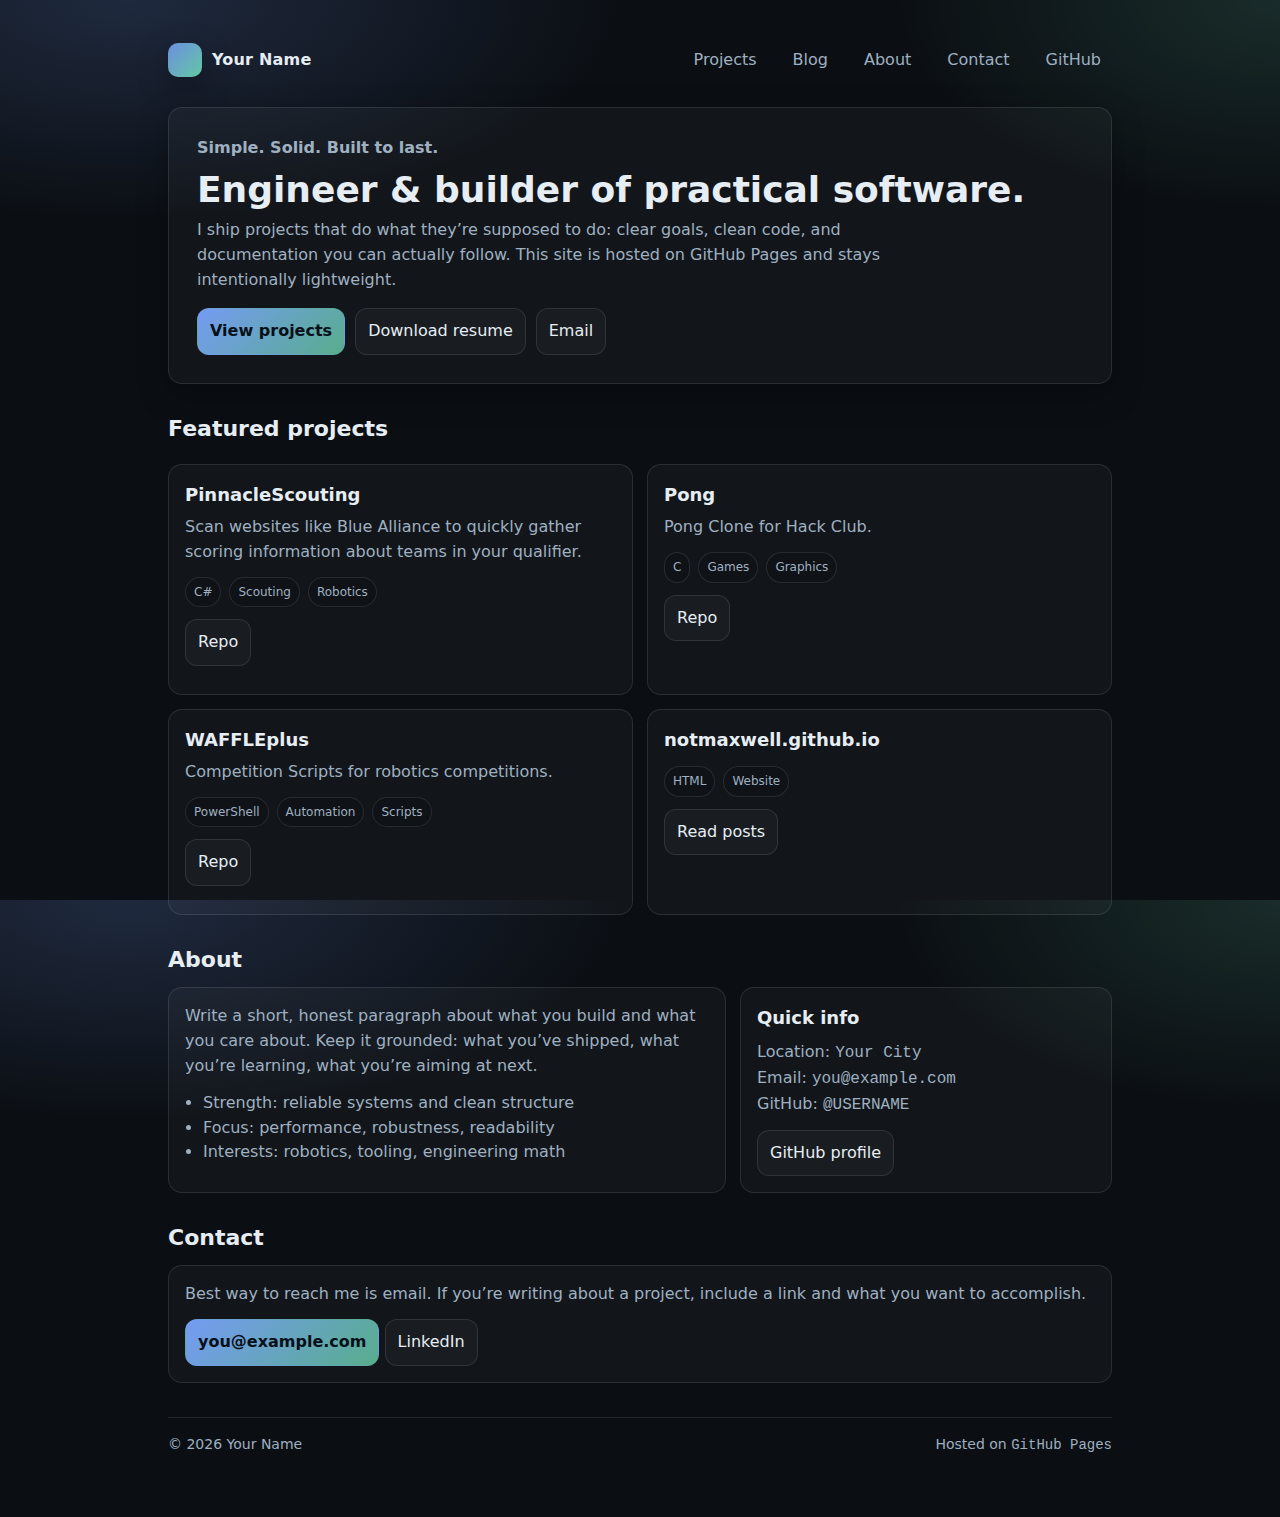
<file: index.html>
<!doctype html>
<html lang="en">
<head>
  <meta charset="utf-8" />
  <meta name="viewport" content="width=device-width,initial-scale=1" />
  <title>Your Name — Home</title>
  <meta name="description" content="Personal homepage: projects, about, and contact." />
  <style>
    :root{
      --bg:#0b0f14;
      --card:#101826;
      --text:#e6edf3;
      --muted:#9fb0c0;
      --line:rgba(255,255,255,.10);
      --accent:#7aa2ff;
      --accent2:#7dffca;
      --shadow: 0 10px 30px rgba(0,0,0,.35);
      --radius: 14px;
      --max: 980px;
    }

    *{box-sizing:border-box}
    html,body{height:100%}
    body{
      margin:0;
      font:16px/1.55 system-ui,-apple-system,Segoe UI,Roboto,Ubuntu,Cantarell,Noto Sans,sans-serif;
      color:var(--text);
      background:
        radial-gradient(900px 400px at 10% 0%, rgba(122,162,255,.18), transparent 55%),
        radial-gradient(700px 380px at 100% 0%, rgba(125,255,202,.12), transparent 55%),
        var(--bg);
    }
    a{color:inherit}
    .wrap{max-width:var(--max); margin:0 auto; padding:28px 18px 60px;}
    .topbar{
      display:flex; align-items:center; justify-content:space-between;
      gap:16px; padding:12px 0 18px;
    }
    .brand{
      display:flex; align-items:center; gap:10px; text-decoration:none;
      font-weight:700; letter-spacing:.2px;
    }
    .logo{
      width:34px; height:34px; border-radius:10px;
      background: linear-gradient(135deg, rgba(122,162,255,.85), rgba(125,255,202,.75));
      box-shadow: var(--shadow);
    }
    nav{display:flex; gap:14px; flex-wrap:wrap}
    nav a{
      text-decoration:none;
      color:var(--muted);
      padding:7px 10px;
      border-radius:10px;
      border:1px solid transparent;
    }
    nav a:hover{color:var(--text); border-color:var(--line); background:rgba(255,255,255,.03)}
    .hero{
      border:1px solid var(--line);
      background: rgba(255,255,255,.03);
      border-radius: var(--radius);
      padding:28px;
      box-shadow: var(--shadow);
      margin-top:8px;
    }
    .kicker{color:var(--muted); margin:0 0 8px; font-weight:600}
    h1{margin:0 0 8px; font-size:36px; line-height:1.15}
    .sub{margin:0; color:var(--muted); max-width:70ch}
    .cta{
      display:flex; gap:10px; flex-wrap:wrap;
      margin-top:16px;
    }
    .btn{
      display:inline-flex; align-items:center; gap:8px;
      text-decoration:none;
      padding:10px 12px;
      border-radius:12px;
      border:1px solid var(--line);
      background: rgba(255,255,255,.03);
      color:var(--text);
    }
    .btn:hover{border-color:rgba(255,255,255,.22); background:rgba(255,255,255,.05)}
    .btn.primary{
      border-color: transparent;
      background: linear-gradient(135deg, rgba(122,162,255,.95), rgba(125,255,202,.65));
      color:#061018;
      font-weight:700;
    }
    .btn.primary:hover{filter:saturate(1.08) brightness(1.03)}
    .grid{
      display:grid;
      grid-template-columns: repeat(12, 1fr);
      gap:14px;
      margin-top:18px;
    }
    .card{
      grid-column: span 6;
      border:1px solid var(--line);
      background: rgba(255,255,255,.03);
      border-radius: var(--radius);
      padding:16px;
    }
    .card h3{margin:0 0 6px; font-size:18px}
    .card p{margin:0 0 12px; color:var(--muted)}
    .pillrow{display:flex; gap:8px; flex-wrap:wrap}
    .pill{
      font-size:12px;
      padding:5px 8px;
      border-radius:999px;
      border:1px solid var(--line);
      color:var(--muted);
      background: rgba(0,0,0,.14);
    }
    section{margin-top:28px}
    section h2{margin:0 0 10px; font-size:22px}
    .two{
      display:grid;
      grid-template-columns: 1.2fr .8fr;
      gap:14px;
    }
    .box{
      border:1px solid var(--line);
      background: rgba(255,255,255,.03);
      border-radius: var(--radius);
      padding:16px;
    }
    .list{margin:0; padding-left:18px; color:var(--muted)}
    .foot{
      margin-top:34px;
      padding-top:16px;
      border-top:1px solid var(--line);
      color:var(--muted);
      display:flex; justify-content:space-between; gap:10px; flex-wrap:wrap;
      font-size:14px;
    }
    .mono{font-family: ui-monospace, SFMono-Regular, Menlo, Monaco, Consolas, "Liberation Mono", "Courier New", monospace}
    @media (max-width: 860px){
      .card{grid-column: span 12;}
      .two{grid-template-columns: 1fr;}
      h1{font-size:30px}
    }
  </style>
</head>
<body>
  <div class="wrap">
    <header class="topbar">
      <a class="brand" href="/">
        <span class="logo" aria-hidden="true"></span>
        <span>Your Name</span>
      </a>
      <nav aria-label="Primary">
        <a href="/#projects">Projects</a>
        <a href="/posts/">Blog</a>
        <a href="/#about">About</a>
        <a href="/#contact">Contact</a>
        <a href="https://github.com/NotMaxwell" target="_blank" rel="noreferrer">GitHub</a>
      </nav>
    </header>

    <main>
      <div class="hero">
        <p class="kicker">Simple. Solid. Built to last.</p>
        <h1>Engineer & builder of practical software.</h1>
        <p class="sub">
          I ship projects that do what they’re supposed to do: clear goals, clean code, and documentation you can actually follow.
          This site is hosted on GitHub Pages and stays intentionally lightweight.
        </p>
        <div class="cta">
          <a class="btn primary" href="/#projects">View projects</a>
          <a class="btn" href="/Resume (1).docx">Download resume</a>
          <a class="btn" href="mailto:you@example.com">Email</a>
        </div>
      </div>

      <section id="projects">
        <h2>Featured projects</h2>
        <div class="grid">
          <article class="card">
            <h3>PinnacleScouting</h3>
            <p>Scan websites like Blue Alliance to quickly gather scoring information about teams in your qualifier.</p>
            <div class="pillrow">
              <span class="pill">C#</span>
              <span class="pill">Scouting</span>
              <span class="pill">Robotics</span>
            </div>
            <p style="margin-top:12px">
              <a class="btn" href="https://github.com/NotMaxwell/PinnacleScouting" target="_blank" rel="noreferrer">Repo</a>
            </p>
          </article>

          <article class="card">
            <h3>Pong</h3>
            <p>Pong Clone for Hack Club.</p>
            <div class="pillrow">
              <span class="pill">C</span>
              <span class="pill">Games</span>
              <span class="pill">Graphics</span>
            </div>
            <p style="margin-top:12px">
              <a class="btn" href="https://github.com/NotMaxwell/Pong" target="_blank" rel="noreferrer">Repo</a>
            </p>
          </article>

          <article class="card">
            <h3>WAFFLEplus</h3>
            <p>Competition Scripts for robotics competitions.</p>
            <div class="pillrow">
              <span class="pill">PowerShell</span>
              <span class="pill">Automation</span>
              <span class="pill">Scripts</span>
            </div>
            <p style="margin-top:12px">
              <a class="btn" href="https://github.com/Traceback6/WAFFLEplus" target="_blank" rel="noreferrer">Repo</a>
            </p>
          </article>

          <article class="card">
            <h3>notmaxwell.github.io</h3>
            <p></p>
            <div class="pillrow">
              <span class="pill">HTML</span>
              <span class="pill">Website</span>
            </div>
            <p style="margin-top:12px">
              <a class="btn" href="/posts/">Read posts</a>
            </p>
          </article>
        </div>
      </section>

      <section id="about">
        <h2>About</h2>
        <div class="two">
          <div class="box">
            <p style="margin:0; color:var(--muted)">
              Write a short, honest paragraph about what you build and what you care about.
              Keep it grounded: what you’ve shipped, what you’re learning, what you’re aiming at next.
            </p>
            <ul class="list" style="margin-top:12px">
              <li>Strength: reliable systems and clean structure</li>
              <li>Focus: performance, robustness, readability</li>
              <li>Interests: robotics, tooling, engineering math</li>
            </ul>
          </div>
          <div class="box">
            <h3 style="margin:0 0 8px; font-size:18px">Quick info</h3>
            <p style="margin:0; color:var(--muted)">
              Location: <span class="mono">Your City</span><br/>
              Email: <span class="mono">you@example.com</span><br/>
              GitHub: <span class="mono">@USERNAME</span>
            </p>
            <p style="margin:12px 0 0">
              <a class="btn" href="https://github.com/NotMaxwell" target="_blank" rel="noreferrer">GitHub profile</a>
            </p>
          </div>
        </div>
      </section>

      <section id="contact">
        <h2>Contact</h2>
        <div class="box">
          <p style="margin:0; color:var(--muted)">
            Best way to reach me is email. If you’re writing about a project, include a link and what you want to accomplish.
          </p>
          <p style="margin:12px 0 0">
            <a class="btn primary" href="mailto:you@example.com">you@example.com</a>
            <a class="btn" href="https://www.linkedin.com/in/YOURHANDLE" target="_blank" rel="noreferrer">LinkedIn</a>
          </p>
        </div>
      </section>

      <footer class="foot">
        <div>© <span id="year"></span> Your Name</div>
        <div>Hosted on <span class="mono">GitHub Pages</span></div>
      </footer>
    </main>
  </div>

  <script>
    document.getElementById("year").textContent = new Date().getFullYear();
  </script>
</body>
</html>
</file>
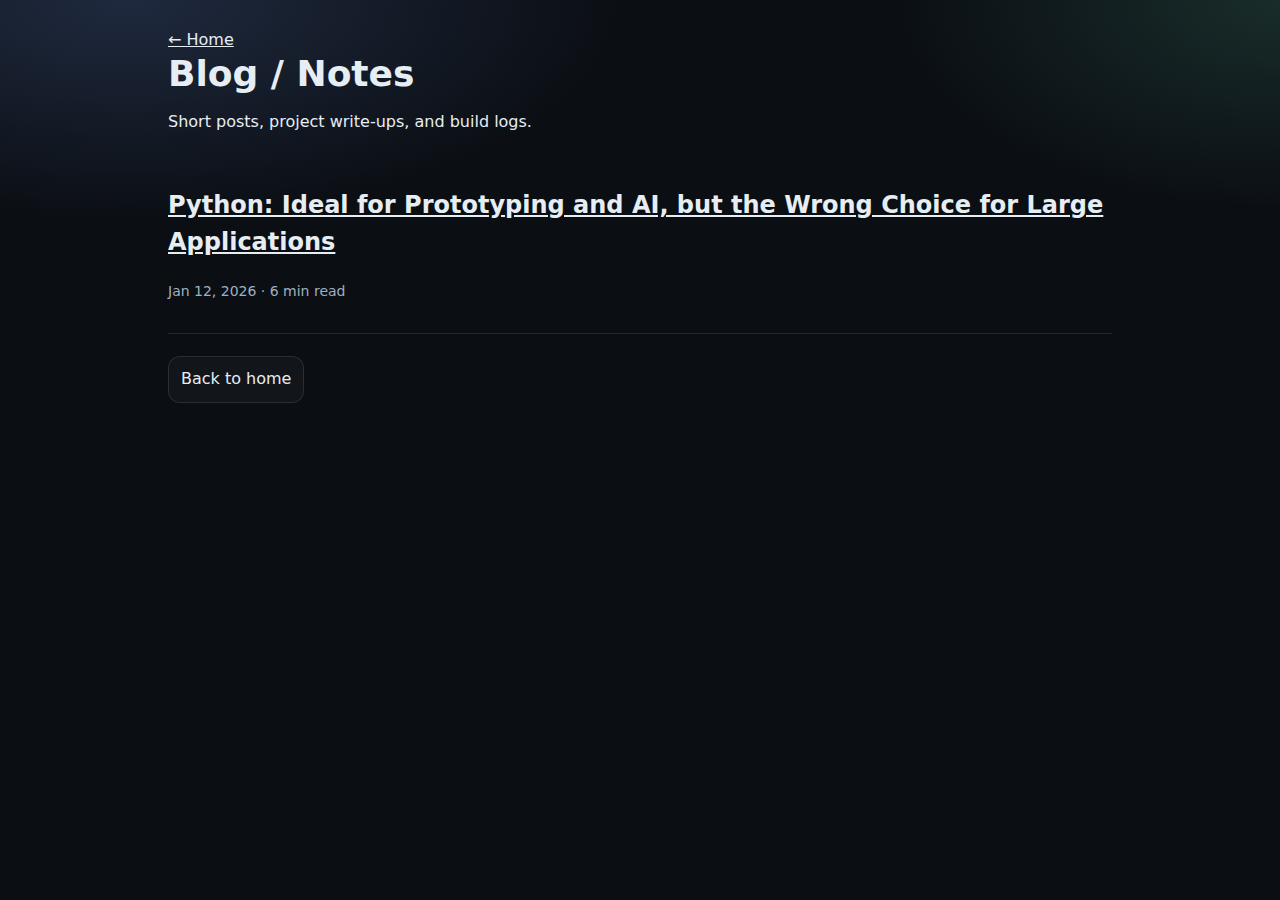
<file: posts/index.html>
<!doctype html>
<html lang="en">
<head>
  <meta charset="utf-8" />
  <meta name="viewport" content="width=device-width,initial-scale=1" />
  <title>Blog — Your Name</title>
  <meta name="description" content="Notes and short posts." />
  <link rel="stylesheet" href="/assets/css/site.css" />
  <style>
    .post{border-bottom:1px solid var(--line); padding:14px 0}
    header{margin-bottom:18px}
    .meta{color:var(--muted); font-size:14px}
  </style>
</head>
<body>
  <div class="wrap">
    <header>
      <a href="/">← Home</a>
      <h1>Blog / Notes</h1>
      <p>Short posts, project write-ups, and build logs.</p>
    </header>

    <main>
                                                                  <article class="post">
        <h2><a href="/posts/2026-01-12-python-tradeoffs.html">Python: Ideal for Prototyping and AI, but the Wrong Choice for Large Applications</a></h2>
        <p class="meta">Jan 12, 2026 · 6 min read</p>
        <p></p>
      </article>

      <p style="margin-top:22px"><a class="btn" href="/">Back to home</a></p>
    </main>
  </div>
</body>
</html>
</file>
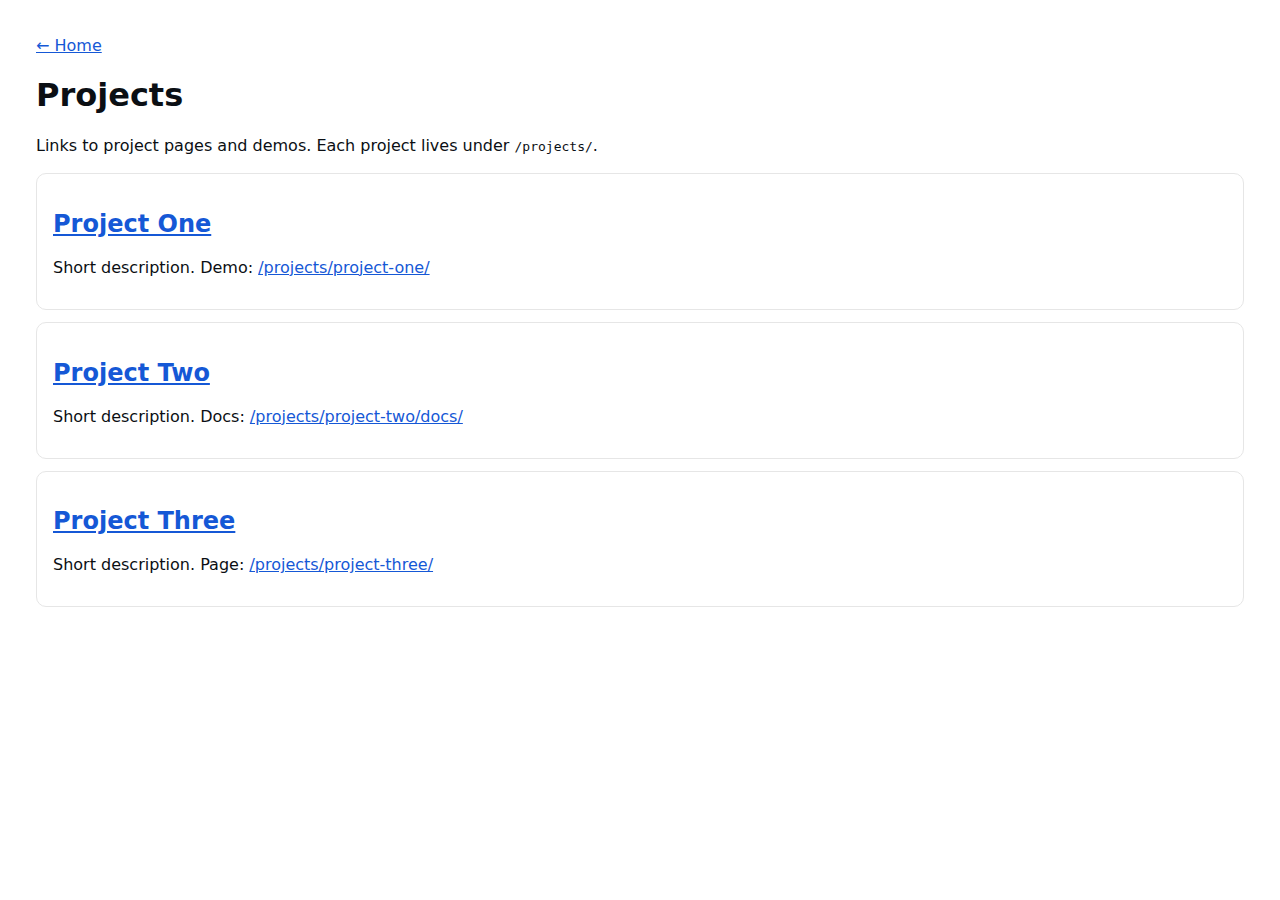
<file: projects/index.html>
<!doctype html>
<html lang="en">
<head>
  <meta charset="utf-8" />
  <meta name="viewport" content="width=device-width,initial-scale=1" />
  <title>Projects — Your Name</title>
  <style>
    body{font-family:system-ui,-apple-system,Segoe UI,Roboto,Arial;margin:36px;color:#0b0f14}
    a{color:#1558d6}
    .card{border:1px solid #e6e6e6;padding:16px;border-radius:10px;margin:12px 0}
    header{margin-bottom:18px}
  </style>
</head>
<body>
  <header>
    <a href="/">← Home</a>
    <h1>Projects</h1>
    <p>Links to project pages and demos. Each project lives under <code>/projects/</code>.</p>
  </header>

  <main>
    <section class="card">
      <h2><a href="/projects/project-one/">Project One</a></h2>
      <p>Short description. Demo: <a href="/projects/project-one/">/projects/project-one/</a></p>
    </section>

    <section class="card">
      <h2><a href="/projects/project-two/">Project Two</a></h2>
      <p>Short description. Docs: <a href="/projects/project-two/docs/">/projects/project-two/docs/</a></p>
    </section>

    <section class="card">
      <h2><a href="/projects/project-three/">Project Three</a></h2>
      <p>Short description. Page: <a href="/projects/project-three/">/projects/project-three/</a></p>
    </section>

  </main>
</body>
</html>
</file>
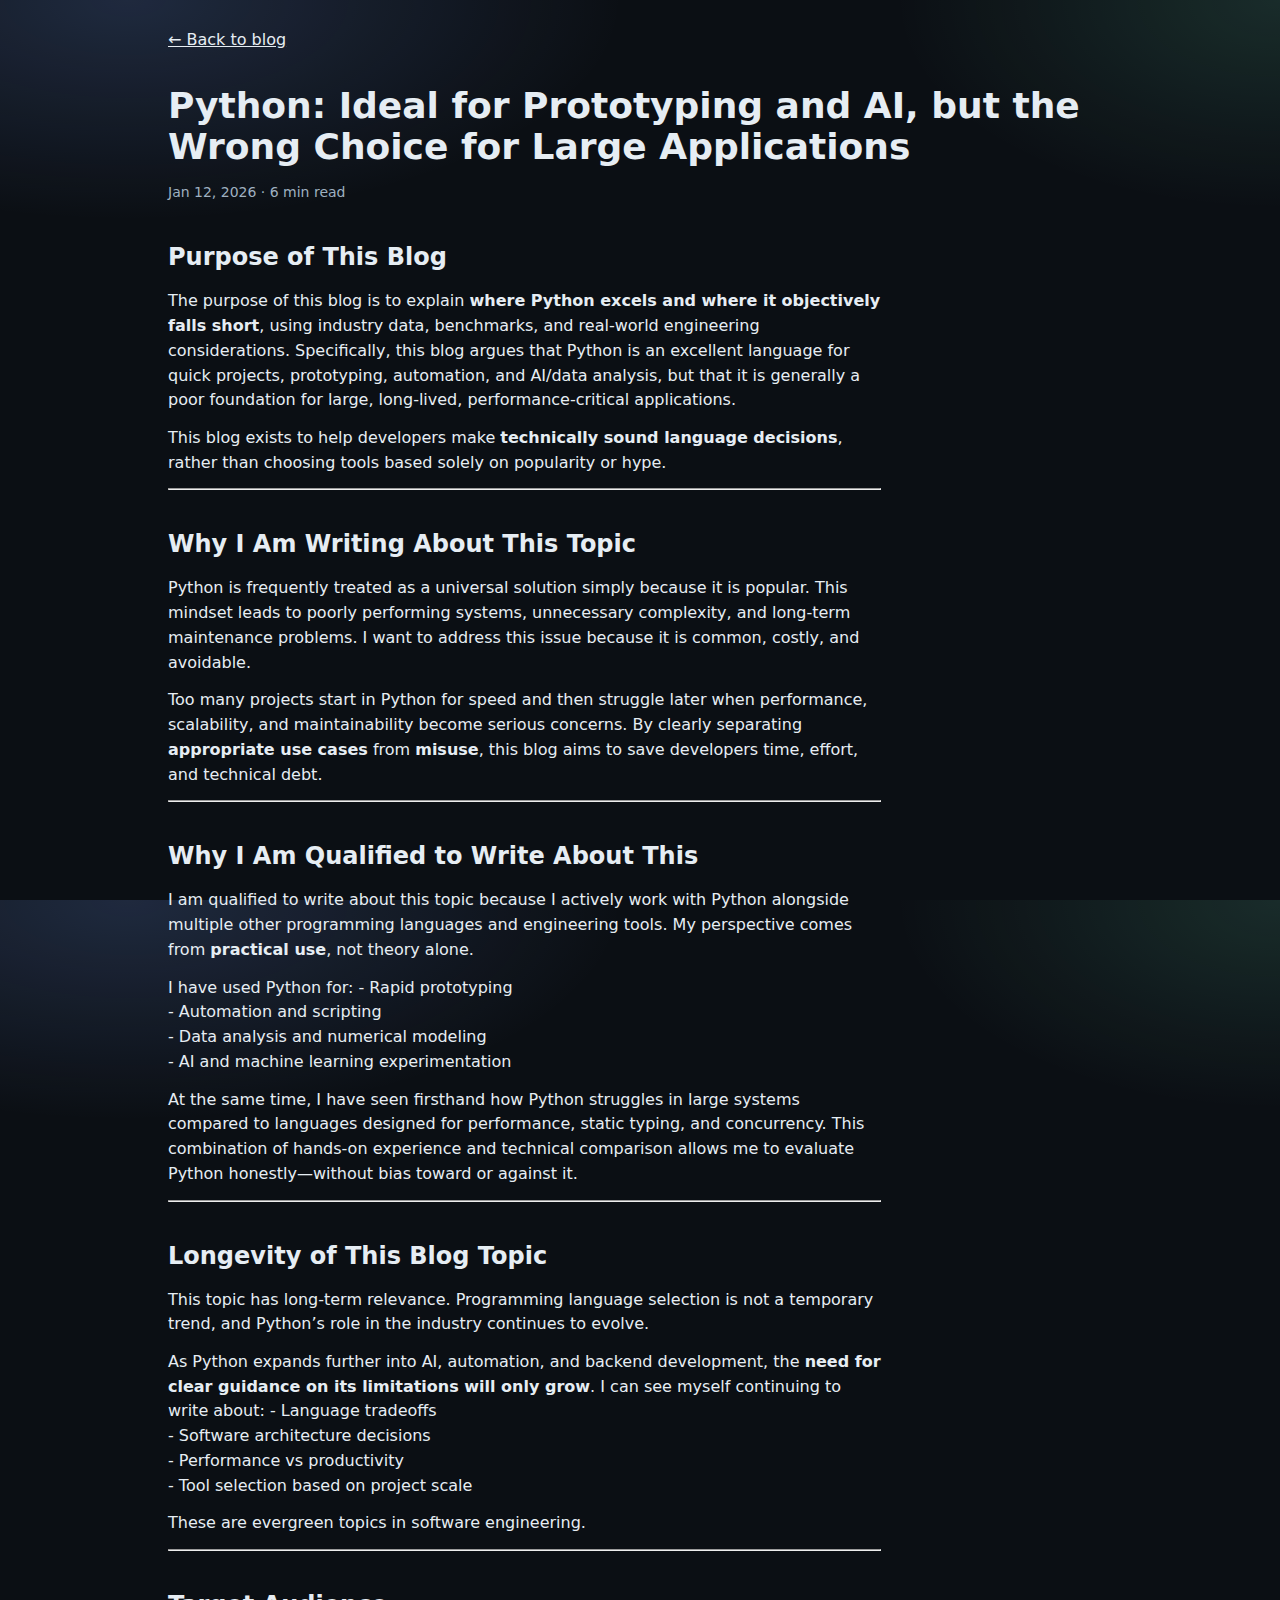
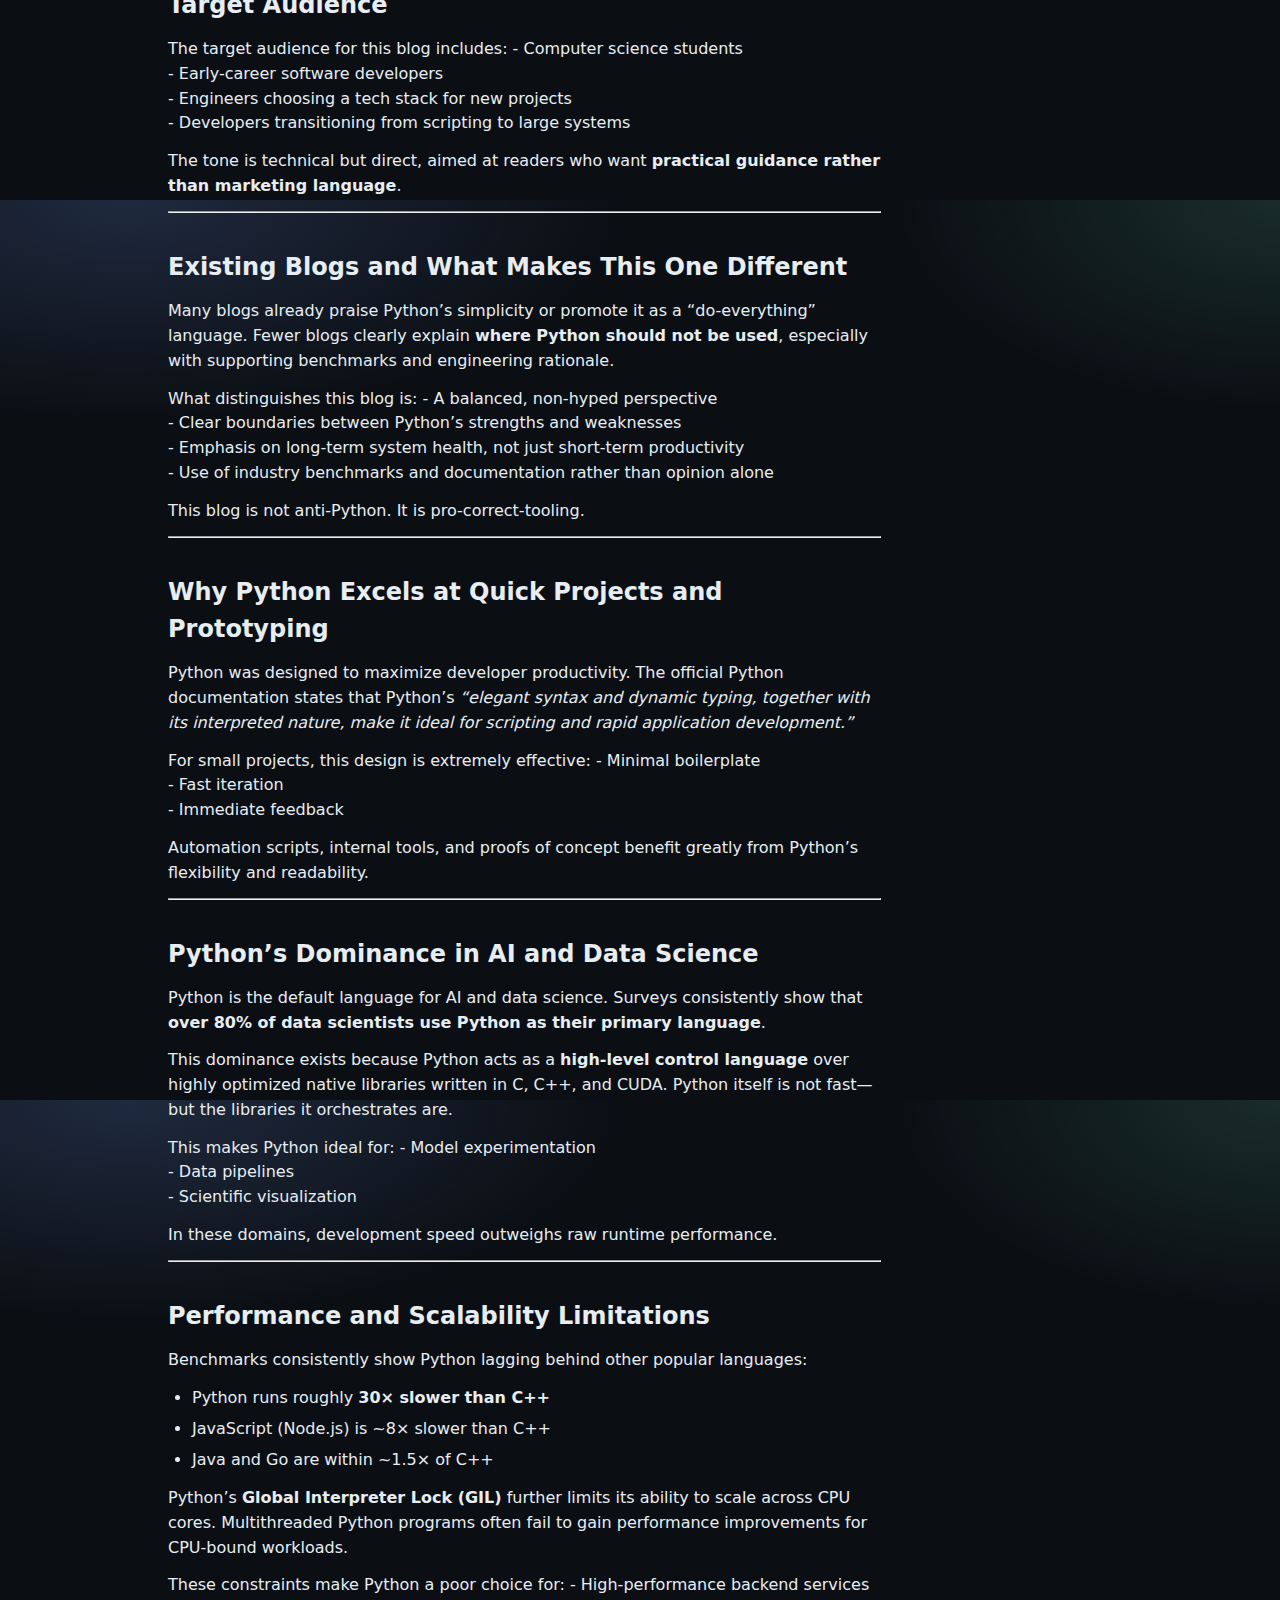
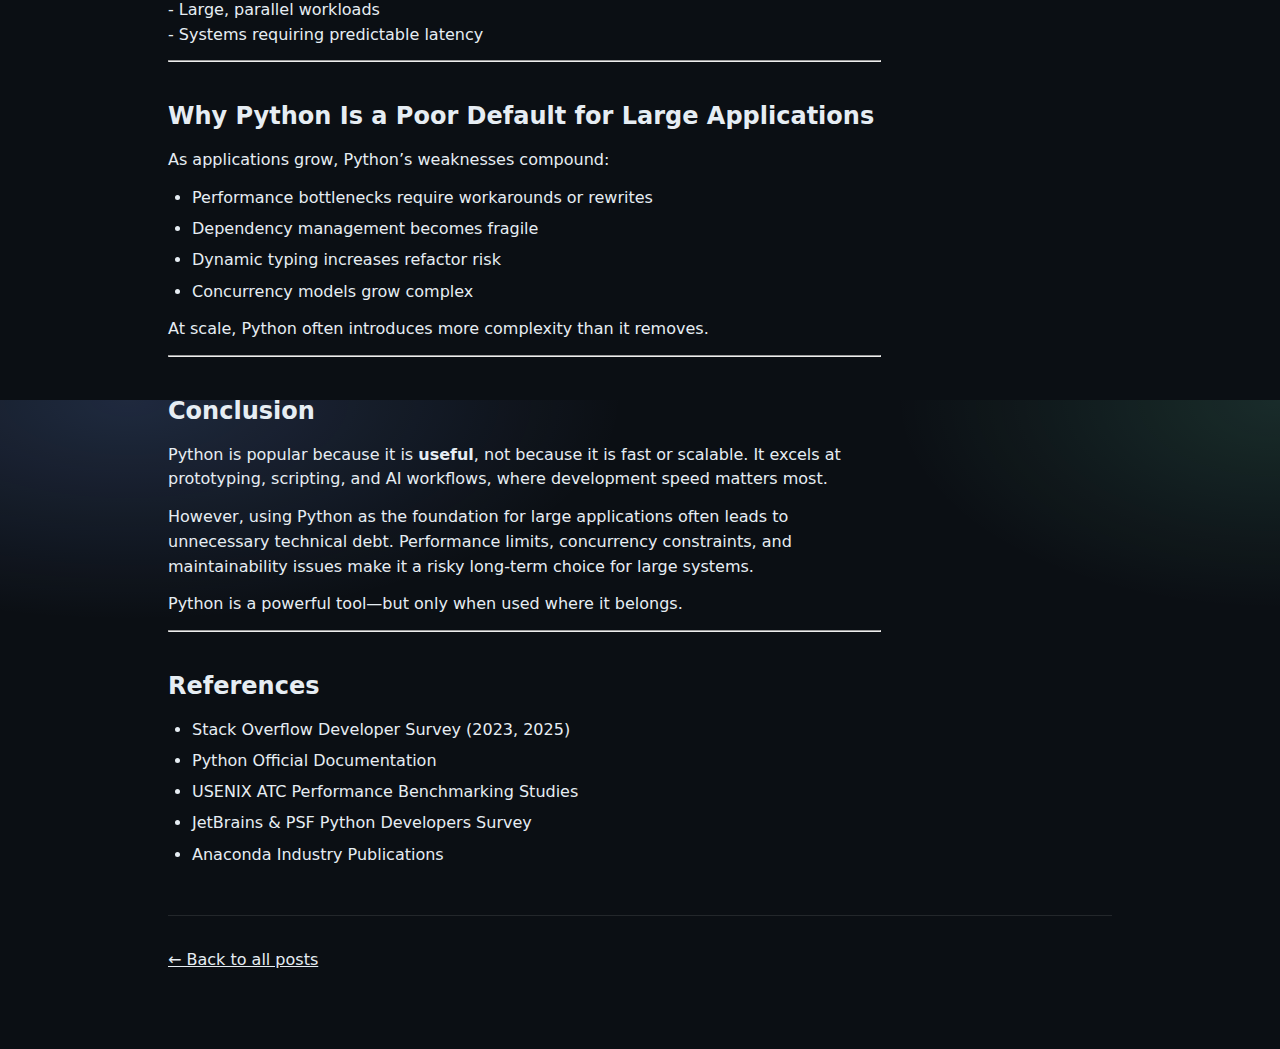
<file: posts/2026-01-12-python-tradeoffs.html>
<!doctype html>
<html lang="en">
<head>
  <meta charset="utf-8" />
  <meta name="viewport" content="width=device-width,initial-scale=1" />
  <title>Python: Ideal for Prototyping and AI, but the Wrong Choice for Large Applications — Your Name</title>
  <meta name="description" content="Post excerpt or summary." />
  <link rel="stylesheet" href="/assets/css/site.css" />
  <style>
    main{max-width:70ch}
    .post-meta{color:var(--muted); font-size:14px; margin-bottom:1.5em}
    .post-content h2{margin-top:1.5em; margin-bottom:0.5em; font-size:24px}
    .post-content h3{margin-top:1.2em; margin-bottom:0.4em; font-size:20px}
    .post-content p{margin:0.8em 0}
    .post-content ul, .post-content ol{margin:0.8em 0; padding-left:1.5em}
    .post-content li{margin:0.4em 0}
    .post-content code{background:rgba(255,255,255,.05); padding:2px 6px; border-radius:4px; font-family:var(--mono)}
    .post-content pre{background:rgba(255,255,255,.05); padding:12px; border-radius:8px; overflow-x:auto; border:1px solid var(--line)}
    .post-content pre code{background:none; padding:0}
    .back-link{margin-bottom:2em}
  </style>
</head>
<body>
  <div class="wrap">
    <div class="back-link">
      <a href="/posts/">← Back to blog</a>
    </div>

    <article>
      <header>
        <h1>Python: Ideal for Prototyping and AI, but the Wrong Choice for Large Applications</h1>
        <p class="post-meta">Jan 12, 2026 · 6 min read</p>
      </header>

      <main class="post-content">
<h2 id="purpose-of-this-blog">Purpose of This Blog</h2>
<p>The purpose of this blog is to explain <strong>where Python excels
and where it objectively falls short</strong>, using industry data,
benchmarks, and real-world engineering considerations. Specifically,
this blog argues that Python is an excellent language for quick
projects, prototyping, automation, and AI/data analysis, but that it is
generally a poor foundation for large, long-lived, performance-critical
applications.</p>
<p>This blog exists to help developers make <strong>technically sound
language decisions</strong>, rather than choosing tools based solely on
popularity or hype.</p>
<hr />
<h2 id="why-i-am-writing-about-this-topic">Why I Am Writing About This
Topic</h2>
<p>Python is frequently treated as a universal solution simply because
it is popular. This mindset leads to poorly performing systems,
unnecessary complexity, and long-term maintenance problems. I want to
address this issue because it is common, costly, and avoidable.</p>
<p>Too many projects start in Python for speed and then struggle later
when performance, scalability, and maintainability become serious
concerns. By clearly separating <strong>appropriate use cases</strong>
from <strong>misuse</strong>, this blog aims to save developers time,
effort, and technical debt.</p>
<hr />
<h2 id="why-i-am-qualified-to-write-about-this">Why I Am Qualified to
Write About This</h2>
<p>I am qualified to write about this topic because I actively work with
Python alongside multiple other programming languages and engineering
tools. My perspective comes from <strong>practical use</strong>, not
theory alone.</p>
<p>I have used Python for: - Rapid prototyping<br />
- Automation and scripting<br />
- Data analysis and numerical modeling<br />
- AI and machine learning experimentation</p>
<p>At the same time, I have seen firsthand how Python struggles in large
systems compared to languages designed for performance, static typing,
and concurrency. This combination of hands-on experience and technical
comparison allows me to evaluate Python honestly—without bias toward or
against it.</p>
<hr />
<h2 id="longevity-of-this-blog-topic">Longevity of This Blog Topic</h2>
<p>This topic has long-term relevance. Programming language selection is
not a temporary trend, and Python’s role in the industry continues to
evolve.</p>
<p>As Python expands further into AI, automation, and backend
development, the <strong>need for clear guidance on its limitations will
only grow</strong>. I can see myself continuing to write about: -
Language tradeoffs<br />
- Software architecture decisions<br />
- Performance vs productivity<br />
- Tool selection based on project scale</p>
<p>These are evergreen topics in software engineering.</p>
<hr />
<h2 id="target-audience">Target Audience</h2>
<p>The target audience for this blog includes: - Computer science
students<br />
- Early-career software developers<br />
- Engineers choosing a tech stack for new projects<br />
- Developers transitioning from scripting to large systems</p>
<p>The tone is technical but direct, aimed at readers who want
<strong>practical guidance rather than marketing language</strong>.</p>
<hr />
<h2 id="existing-blogs-and-what-makes-this-one-different">Existing Blogs
and What Makes This One Different</h2>
<p>Many blogs already praise Python’s simplicity or promote it as a
“do-everything” language. Fewer blogs clearly explain <strong>where
Python should not be used</strong>, especially with supporting
benchmarks and engineering rationale.</p>
<p>What distinguishes this blog is: - A balanced, non-hyped
perspective<br />
- Clear boundaries between Python’s strengths and weaknesses<br />
- Emphasis on long-term system health, not just short-term
productivity<br />
- Use of industry benchmarks and documentation rather than opinion
alone</p>
<p>This blog is not anti-Python. It is pro-correct-tooling.</p>
<hr />
<h2 id="why-python-excels-at-quick-projects-and-prototyping">Why Python
Excels at Quick Projects and Prototyping</h2>
<p>Python was designed to maximize developer productivity. The official
Python documentation states that Python’s <em>“elegant syntax and
dynamic typing, together with its interpreted nature, make it ideal for
scripting and rapid application development.”</em></p>
<p>For small projects, this design is extremely effective: - Minimal
boilerplate<br />
- Fast iteration<br />
- Immediate feedback</p>
<p>Automation scripts, internal tools, and proofs of concept benefit
greatly from Python’s flexibility and readability.</p>
<hr />
<h2 id="pythons-dominance-in-ai-and-data-science">Python’s Dominance in
AI and Data Science</h2>
<p>Python is the default language for AI and data science. Surveys
consistently show that <strong>over 80% of data scientists use Python as
their primary language</strong>.</p>
<p>This dominance exists because Python acts as a <strong>high-level
control language</strong> over highly optimized native libraries written
in C, C++, and CUDA. Python itself is not fast—but the libraries it
orchestrates are.</p>
<p>This makes Python ideal for: - Model experimentation<br />
- Data pipelines<br />
- Scientific visualization</p>
<p>In these domains, development speed outweighs raw runtime
performance.</p>
<hr />
<h2 id="performance-and-scalability-limitations">Performance and
Scalability Limitations</h2>
<p>Benchmarks consistently show Python lagging behind other popular
languages:</p>
<ul>
<li>Python runs roughly <strong>30× slower than C++</strong></li>
<li>JavaScript (Node.js) is ~8× slower than C++</li>
<li>Java and Go are within ~1.5× of C++</li>
</ul>
<p>Python’s <strong>Global Interpreter Lock (GIL)</strong> further
limits its ability to scale across CPU cores. Multithreaded Python
programs often fail to gain performance improvements for CPU-bound
workloads.</p>
<p>These constraints make Python a poor choice for: - High-performance
backend services<br />
- Large, parallel workloads<br />
- Systems requiring predictable latency</p>
<hr />
<h2 id="why-python-is-a-poor-default-for-large-applications">Why Python
Is a Poor Default for Large Applications</h2>
<p>As applications grow, Python’s weaknesses compound:</p>
<ul>
<li>Performance bottlenecks require workarounds or rewrites<br />
</li>
<li>Dependency management becomes fragile<br />
</li>
<li>Dynamic typing increases refactor risk<br />
</li>
<li>Concurrency models grow complex</li>
</ul>
<p>At scale, Python often introduces more complexity than it
removes.</p>
<hr />
<h2 id="conclusion">Conclusion</h2>
<p>Python is popular because it is <strong>useful</strong>, not because
it is fast or scalable. It excels at prototyping, scripting, and AI
workflows, where development speed matters most.</p>
<p>However, using Python as the foundation for large applications often
leads to unnecessary technical debt. Performance limits, concurrency
constraints, and maintainability issues make it a risky long-term choice
for large systems.</p>
<p>Python is a powerful tool—but only when used where it belongs.</p>
<hr />
<h2 id="references">References</h2>
<ul>
<li>Stack Overflow Developer Survey (2023, 2025)<br />
</li>
<li>Python Official Documentation<br />
</li>
<li>USENIX ATC Performance Benchmarking Studies<br />
</li>
<li>JetBrains &amp; PSF Python Developers Survey<br />
</li>
<li>Anaconda Industry Publications</li>
</ul>

      
      </main>
    </article>

    <footer style="margin-top:3em; padding-top:1em; border-top:1px solid var(--line)">
      <p><a href="/posts/">← Back to all posts</a></p>
    </footer>
  </div>
</body>
</html>
</file>
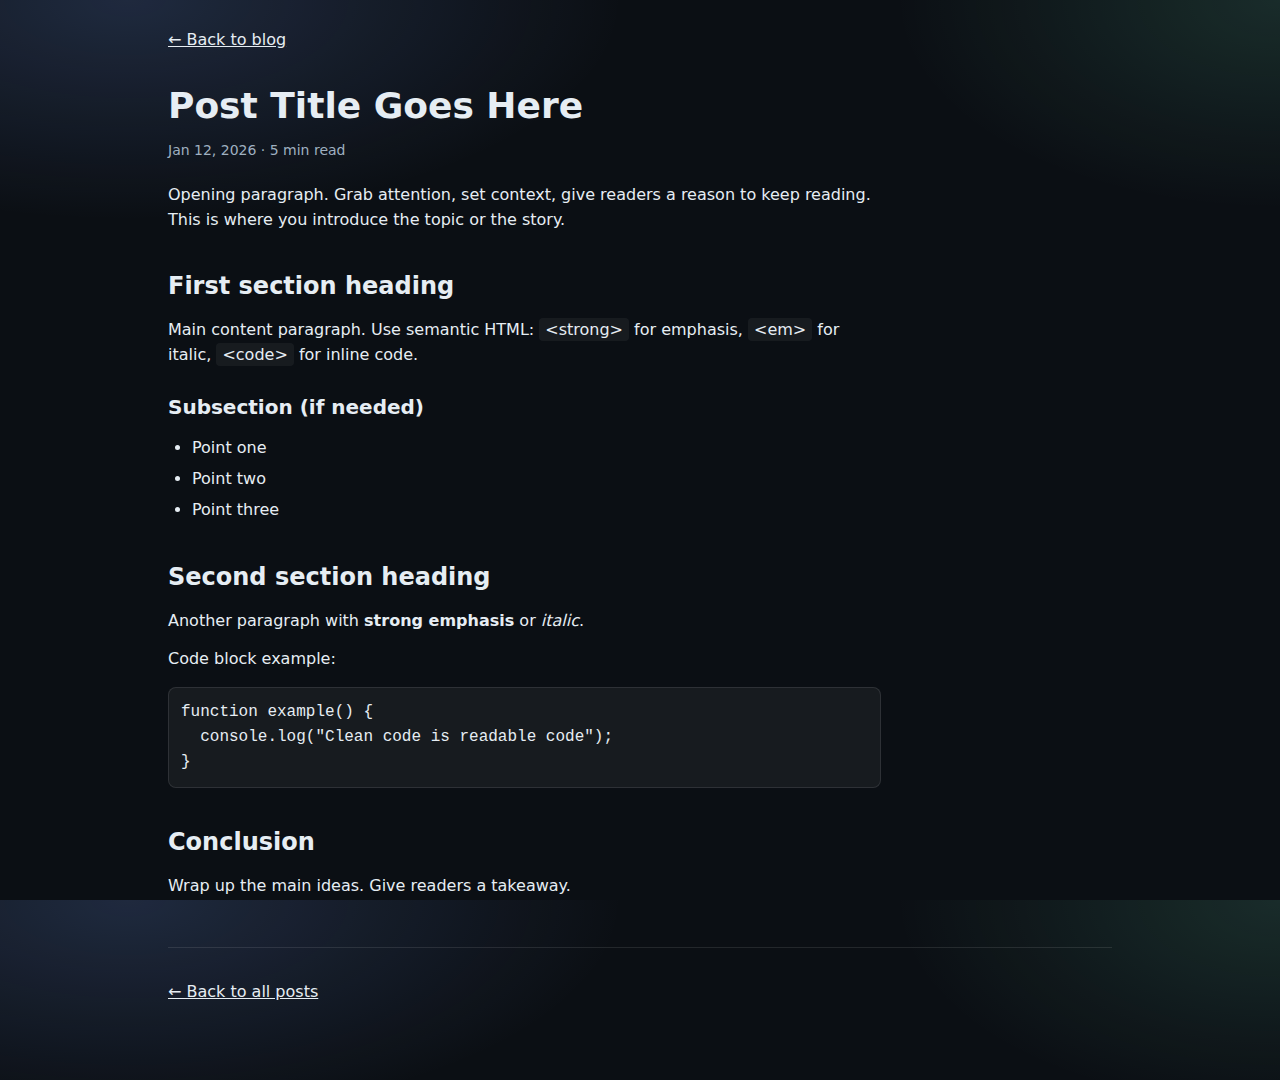
<file: posts/template.html>
<!doctype html>
<html lang="en">
<head>
  <meta charset="utf-8" />
  <meta name="viewport" content="width=device-width,initial-scale=1" />
  <title>Post Title — Your Name</title>
  <meta name="description" content="Post excerpt or summary." />
  <link rel="stylesheet" href="/assets/css/site.css" />
  <style>
    main{max-width:70ch}
    .post-meta{color:var(--muted); font-size:14px; margin-bottom:1.5em}
    .post-content h2{margin-top:1.5em; margin-bottom:0.5em; font-size:24px}
    .post-content h3{margin-top:1.2em; margin-bottom:0.4em; font-size:20px}
    .post-content p{margin:0.8em 0}
    .post-content ul, .post-content ol{margin:0.8em 0; padding-left:1.5em}
    .post-content li{margin:0.4em 0}
    .post-content code{background:rgba(255,255,255,.05); padding:2px 6px; border-radius:4px; font-family:var(--mono)}
    .post-content pre{background:rgba(255,255,255,.05); padding:12px; border-radius:8px; overflow-x:auto; border:1px solid var(--line)}
    .post-content pre code{background:none; padding:0}
    .back-link{margin-bottom:2em}
  </style>
</head>
<body>
  <div class="wrap">
    <div class="back-link">
      <a href="/posts/">← Back to blog</a>
    </div>

    <article>
      <header>
        <h1>Post Title Goes Here</h1>
        <p class="post-meta">Jan 12, 2026 · 5 min read</p>
      </header>

      <main class="post-content">
        <p>
          Opening paragraph. Grab attention, set context, give readers a reason to keep reading.
          This is where you introduce the topic or the story.
        </p>

        <h2>First section heading</h2>
        <p>
          Main content paragraph. Use semantic HTML:
          <code>&lt;strong&gt;</code> for emphasis,
          <code>&lt;em&gt;</code> for italic,
          <code>&lt;code&gt;</code> for inline code.
        </p>

        <h3>Subsection (if needed)</h3>
        <ul>
          <li>Point one</li>
          <li>Point two</li>
          <li>Point three</li>
        </ul>

        <h2>Second section heading</h2>
        <p>
          Another paragraph with <strong>strong emphasis</strong> or <em>italic</em>.
        </p>

        <p>
          Code block example:
        </p>
        <pre><code>function example() {
  console.log("Clean code is readable code");
}</code></pre>

        <h2>Conclusion</h2>
        <p>
          Wrap up the main ideas. Give readers a takeaway.
        </p>
      </main>
    </article>

    <footer style="margin-top:3em; padding-top:1em; border-top:1px solid var(--line)">
      <p><a href="/posts/">← Back to all posts</a></p>
    </footer>
  </div>
</body>
</html>
</file>
<file: assets/css/site.css>
:root{
  --bg:#0b0f14;
  --card:#101826;
  --text:#e6edf3;
  --muted:#9fb0c0;
  --line:rgba(255,255,255,.10);
  --accent:#7aa2ff;
  --accent2:#7dffca;
  --shadow: 0 10px 30px rgba(0,0,0,.35);
  --radius: 14px;
  --max: 980px;
}

*{box-sizing:border-box}
html,body{height:100%}
body{
  margin:0;
  font:16px/1.55 system-ui,-apple-system,Segoe UI,Roboto,Ubuntu,Cantarell,Noto Sans,sans-serif;
  color:var(--text);
  background:
    radial-gradient(900px 400px at 10% 0%, rgba(122,162,255,.18), transparent 55%),
    radial-gradient(700px 380px at 100% 0%, rgba(125,255,202,.12), transparent 55%),
    var(--bg);
}
a{color:inherit}
.wrap{max-width:var(--max); margin:0 auto; padding:28px 18px 60px;}
.topbar{
  display:flex; align-items:center; justify-content:space-between;
  gap:16px; padding:12px 0 18px;
}
.brand{
  display:flex; align-items:center; gap:10px; text-decoration:none;
  font-weight:700; letter-spacing:.2px;
}
.logo{
  width:34px; height:34px; border-radius:10px;
  background: linear-gradient(135deg, rgba(122,162,255,.85), rgba(125,255,202,.75));
  box-shadow: var(--shadow);
}
nav{display:flex; gap:14px; flex-wrap:wrap}
nav a{
  text-decoration:none;
  color:var(--muted);
  padding:7px 10px;
  border-radius:10px;
  border:1px solid transparent;
}
nav a:hover{color:var(--text); border-color:var(--line); background:rgba(255,255,255,.03)}
.hero{
  border:1px solid var(--line);
  background: rgba(255,255,255,.03);
  border-radius: var(--radius);
  padding:28px;
  box-shadow: var(--shadow);
  margin-top:8px;
}
.kicker{color:var(--muted); margin:0 0 8px; font-weight:600}
h1{margin:0 0 8px; font-size:36px; line-height:1.15}
.sub{margin:0; color:var(--muted); max-width:70ch}
.cta{
  display:flex; gap:10px; flex-wrap:wrap;
  margin-top:16px;
}
.btn{
  display:inline-flex; align-items:center; gap:8px;
  text-decoration:none;
  padding:10px 12px;
  border-radius:12px;
  border:1px solid var(--line);
  background: rgba(255,255,255,.03);
  color:var(--text);
}
.btn:hover{border-color:rgba(255,255,255,.22); background:rgba(255,255,255,.05)}
.btn.primary{
  border-color: transparent;
  background: linear-gradient(135deg, rgba(122,162,255,.95), rgba(125,255,202,.65));
  color:#061018;
  font-weight:700;
}
.btn.primary:hover{filter:saturate(1.08) brightness(1.03)}
.grid{
  display:grid;
  grid-template-columns: repeat(12, 1fr);
  gap:14px;
  margin-top:18px;
}
.card{
  grid-column: span 6;
  border:1px solid var(--line);
  background: rgba(255,255,255,.03);
  border-radius: var(--radius);
  padding:16px;
}
.card h3{margin:0 0 6px; font-size:18px}
.card p{margin:0 0 12px; color:var(--muted)}
.pillrow{display:flex; gap:8px; flex-wrap:wrap}
.pill{
  font-size:12px;
  padding:5px 8px;
  border-radius:999px;
  border:1px solid var(--line);
  color:var(--muted);
  background: rgba(0,0,0,.14);
}
section{margin-top:28px}
section h2{margin:0 0 10px; font-size:22px}
.two{
  display:grid;
  grid-template-columns: 1.2fr .8fr;
  gap:14px;
}
.box{
  border:1px solid var(--line);
  background: rgba(255,255,255,.03);
  border-radius: var(--radius);
  padding:16px;
}
.list{margin:0; padding-left:18px; color:var(--muted)}
.foot{
  margin-top:34px;
  padding-top:16px;
  border-top:1px solid var(--line);
  color:var(--muted);
  display:flex; justify-content:space-between; gap:10px; flex-wrap:wrap;
  font-size:14px;
}
.mono{font-family: ui-monospace, SFMono-Regular, Menlo, Monaco, Consolas, "Liberation Mono", "Courier New", monospace}
@media (max-width: 860px){
  .card{grid-column: span 12;}
  .two{grid-template-columns: 1fr;}
  h1{font-size:30px}
}
</file>
